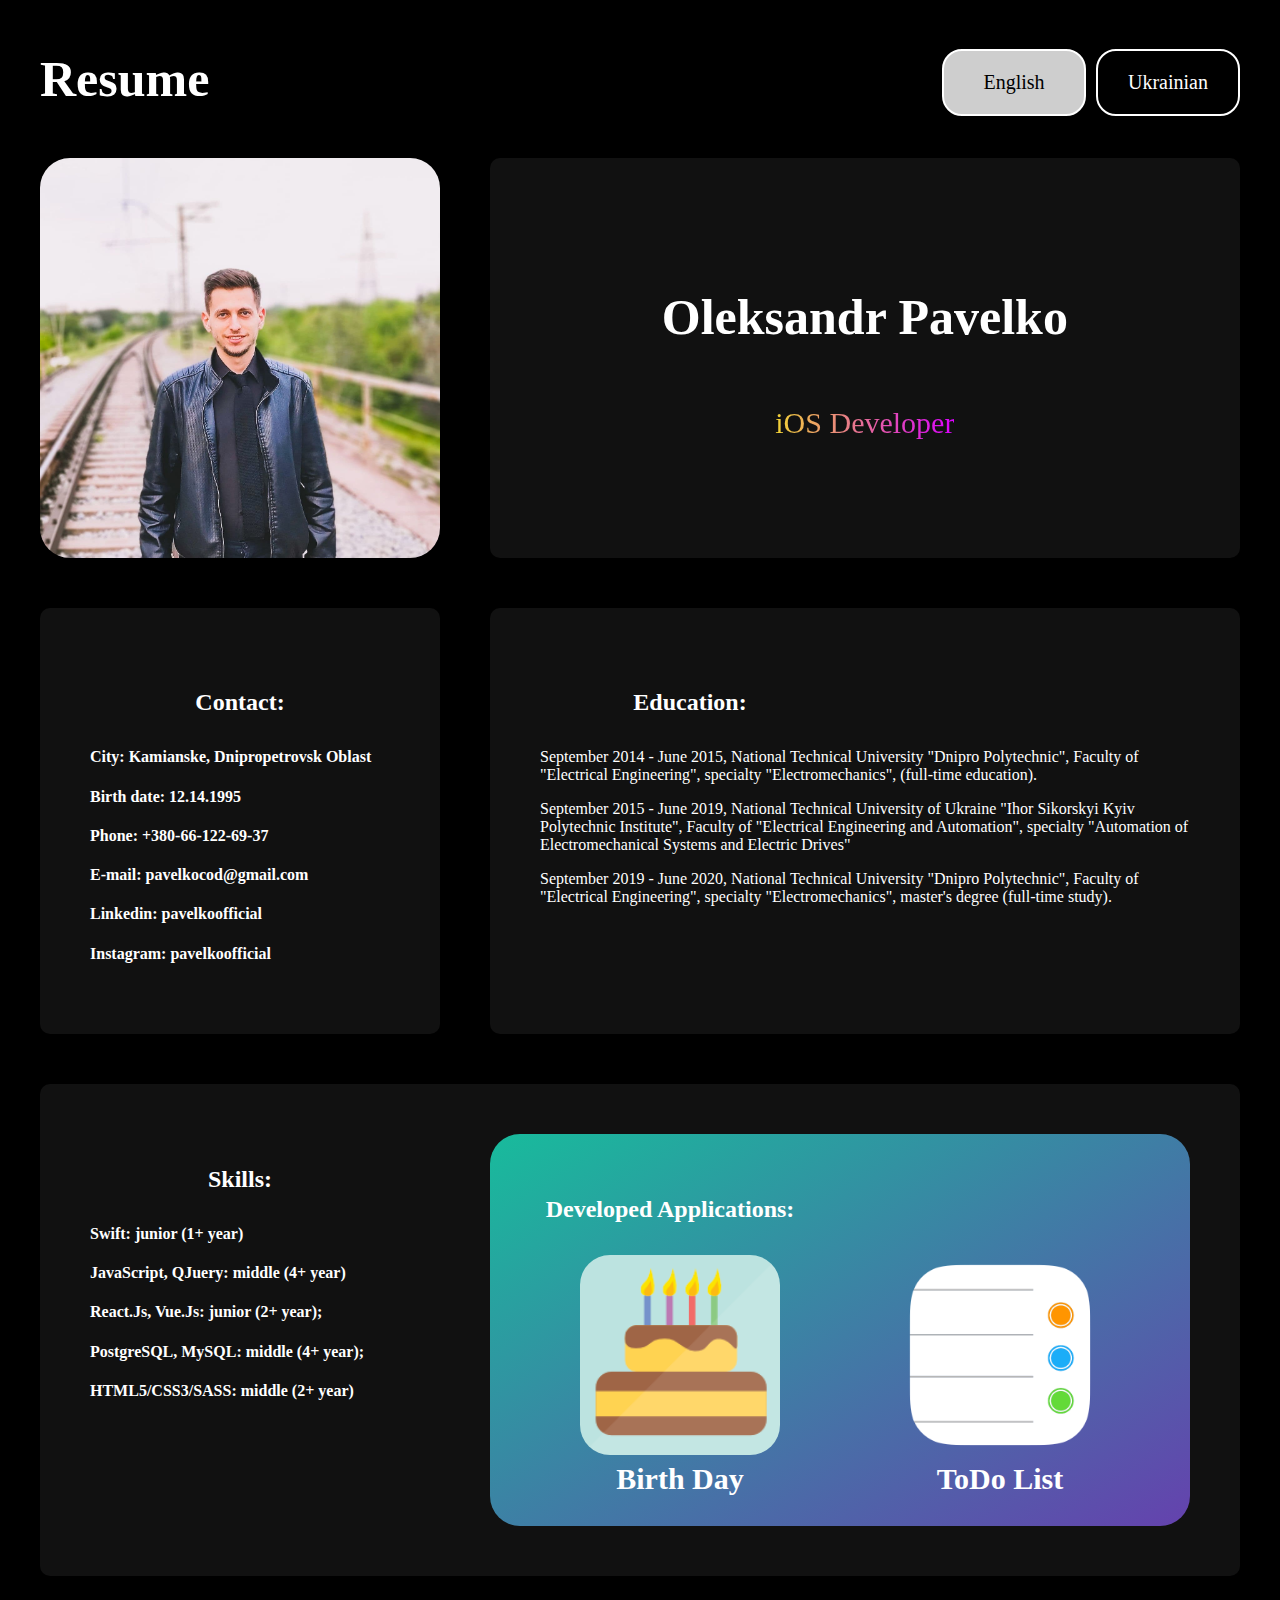
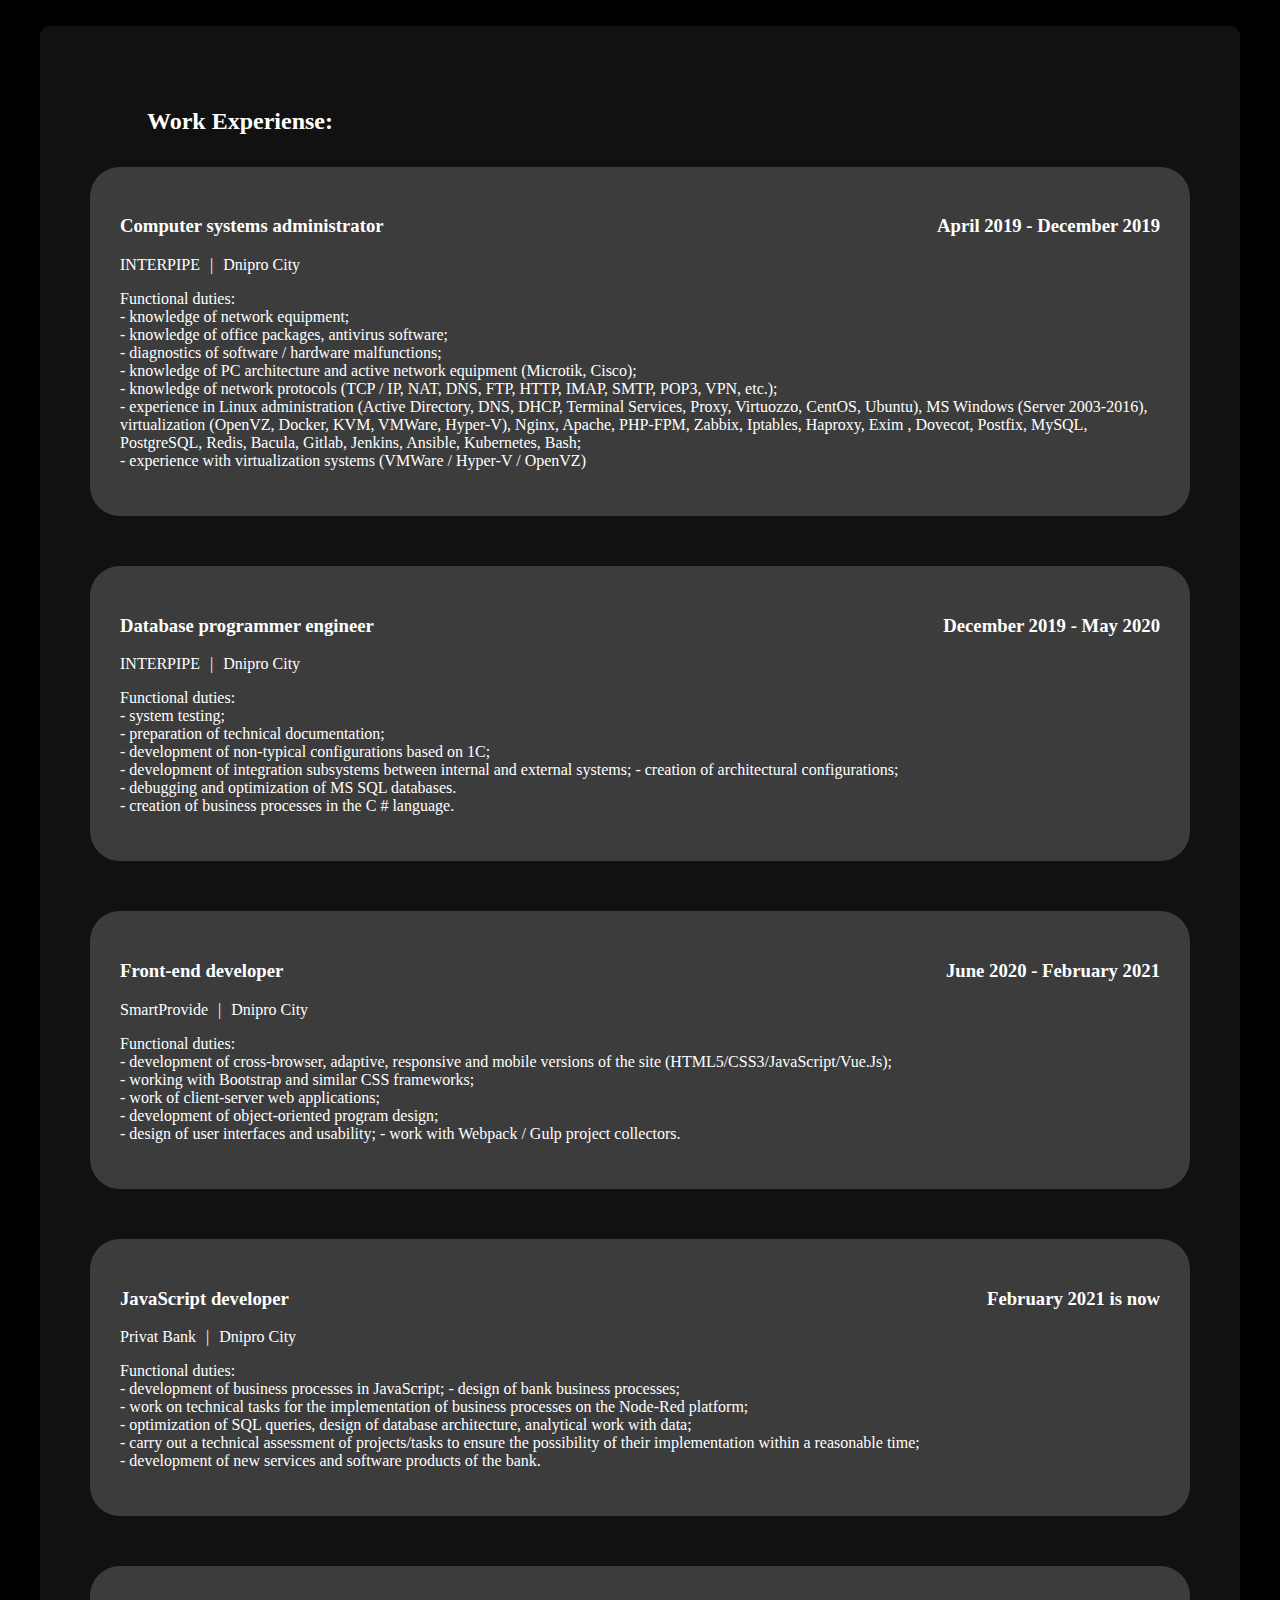
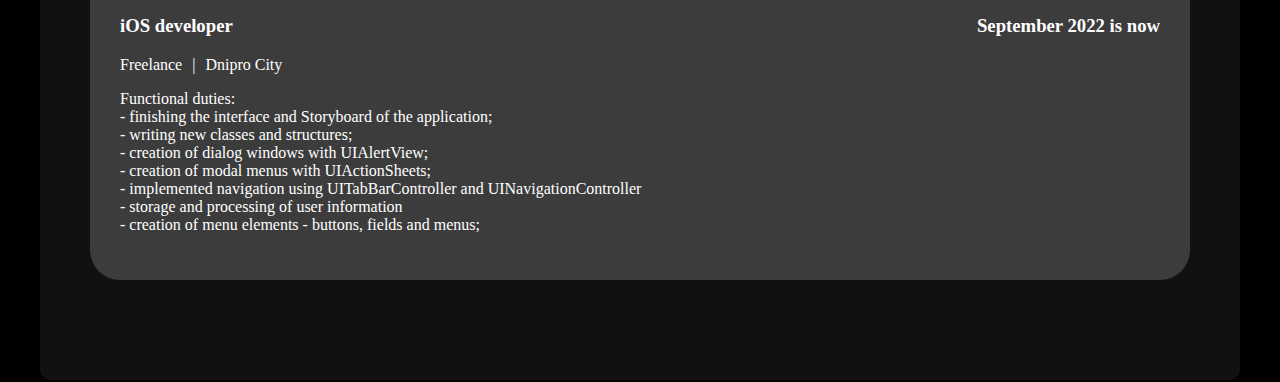
<file: index.html>
<!DOCTYPE html>
<html lang="en">
<head>
    <meta charset="UTF-8">
    <meta name="viewport" content="width=device-width, initial-scale=1.0">
    <link rel="stylesheet" type="text/css" href="css/style.css">
    <title>Resume</title>
</head>
<body>
    <div class="container">
        <div class="header">
            <h2 class="title_resume">Resume</h2>
            <div class="language">
                <a href="index.html"><div class="button_language active">English</div></a>
                <a href="index_ua.html"><div class="button_language">Ukrainian</div></a>
            </div>
        </div>
        
        <div class="main_info">
            <img src="Assets/photo_2020-11-24_13-48-49.jpg" alt="" class="main_info_img">
            <div class="title_resume_text glow-on-hover">
                <h4 class="title_resume_text_name">Oleksandr Pavelko</h4>
                <p class="title_resume_text_position">iOS Developer</p>
            </div>
        </div>
        <div class="information">
            <div class="contact glow-on-hover">
                <h4 class="contact_title">Contact:</h4>
                <h4>City: Kamianske, Dnipropetrovsk Oblast</h4>
                <h4>Birth date: 12.14.1995</h4>
                <h4>Phone: +380-66-122-69-37</h4>
                <h4><a href="mailto:pavelkocod@gmail.com">E-mail: pavelkocod@gmail.com</a></h4>
                <h4><a href="https://www.linkedin.com/in/pavelkoofficial/">Linkedin: pavelkoofficial</a></h4>
                <h4><a href="https://www.instagram.com/pavelkoofficial/">Instagram: pavelkoofficial</a></h4>
            </div>
            <div class="education glow-on-hover">
                <h4 class="contact_title">Education:</h4>
                <p>September 2014 - June 2015, National Technical University "Dnipro Polytechnic", 
                    Faculty of "Electrical Engineering", specialty "Electromechanics", (full-time education).</p>
                <p>September 2015 - June 2019, National Technical University of Ukraine "Ihor Sikorskyi Kyiv Polytechnic 
                    Institute", Faculty of "Electrical Engineering and Automation", specialty "Automation of 
                    Electromechanical Systems and Electric Drives"</p>
                <p>September 2019 - June 2020, National Technical University "Dnipro Polytechnic", Faculty of 
                    "Electrical Engineering", specialty "Electromechanics", master's degree (full-time study).</p>
            </div>
        </div>
        <div class="work">
            <div class="skills glow-on-hover">
                <div class="skills_info">
                    <h4 class="contact_title">Skills:</h4>
                    <h4>Swift: junior (1+ year)</h4>
                    <h4>JavaScript, QJuery: middle (4+ year)</h4>
                    <h4>React.Js, Vue.Js: junior (2+ year);</h4>
                    <h4>PostgreSQL, MySQL: middle (4+ year);</h4>
                    <h4>HTML5/CSS3/SASS: middle (2+ year)</h4>
                </div>
                <div class="dev_app gradient">
                    <h4 class="contact_title">Developed Applications:</h4>
                    <div class="dev_app_arr">
                        <a href="https://github.com/pavelkocod/todo-list.git">
                            <div class="dev_app_card">
                                <img src="Assets/cake@3x.png" alt="Birth Day" class="dev_app_card_img">
                                <h4 class="dev_app_card_title">Birth Day</h4>
                            </div>
                        </a>
                        <a href="https://github.com/pavelkocod/birthday.git">
                            <div class="dev_app_card">
                                <img src="Assets/todo_list.png" alt="Birth Day" class="dev_app_card_img">
                                <h4 class="dev_app_card_title">ToDo List</h4>
                            </div>
                        </a>
                    </div>
                </div>
            </div>
            <div class="work_experiense glow-on-hover">
                <h4 class="contact_title">Work Experiense:</h4>

                <div class="card_work interpipe">
                    <div class="card_header">
                        <h3 class="work_position">Computer systems administrator</h3>
                        <h3 class="work_date">April 2019 - December 2019</h3>
                    </div>
                    <div class="card_body">
                        <div class="company_name">INTERPIPE</div>
                        <div class="mark">|</div>
                        <div class="location">Dnipro City</div>
                    </div>
                    <p class="card_work_description">
                        Functional duties: <br>
                        - knowledge of network equipment;<br>
                        - knowledge of office packages, antivirus software;<br>
                        - diagnostics of software / hardware malfunctions;<br>
                        - knowledge of PC architecture and active network equipment (Microtik,
                        Cisco);<br>
                        - knowledge of network protocols (TCP / IP, NAT, DNS, FTP, HTTP, IMAP,
                        SMTP, POP3, VPN, etc.);<br>
                        - experience in Linux administration (Active Directory, DNS, DHCP, Terminal
                        Services, Proxy, Virtuozzo, CentOS, Ubuntu), MS Windows (Server 2003-2016), 
                        virtualization (OpenVZ, Docker, KVM, VMWare, Hyper-V), Nginx, Apache, 
                        PHP-FPM, Zabbix, Iptables, Haproxy, Exim , Dovecot, Postfix, MySQL, 
                        PostgreSQL, Redis, Bacula, Gitlab, Jenkins, Ansible, Kubernetes, Bash;<br>
                        - experience with virtualization systems (VMWare / Hyper-V / OpenVZ)
                    </p>
                </div>


                <div class="card_work interpipe">
                    <div class="card_header">
                        <h3 class="work_position">Database programmer engineer</h3>
                        <h3 class="work_date">December 2019 - May 2020</h3>
                    </div>
                    <div class="card_body">
                        <div class="company_name">INTERPIPE</div>
                        <div class="mark">|</div>
                        <div class="location">Dnipro City</div>
                    </div>
                    <p class="card_work_description">
                        Functional duties:<br>
                        - system testing;<br>
                        - preparation of technical documentation;<br>
                        - development of non-typical configurations based on 1C;<br>
                        - development of integration subsystems between internal and external systems; - creation of architectural configurations;<br>
                        - debugging and optimization of MS SQL databases.<br>
                        - creation of business processes in the C # language.<br>
                    </p>
                </div>

                <div class="card_work smatrprovide">
                    <div class="card_header">
                        <h3 class="work_position">Front-end developer</h3>
                        <h3 class="work_date">June 2020 - February 2021</h3>
                    </div>
                    <div class="card_body">
                        <div class="company_name">SmartProvide</div>
                        <div class="mark">|</div>
                        <div class="location">Dnipro City</div>
                    </div>
                    <p class="card_work_description">
                        Functional duties:<br>
                        - development of cross-browser, adaptive, responsive and mobile versions of the site (HTML5/CSS3/JavaScript/Vue.Js);<br>
                        - working with Bootstrap and similar CSS frameworks;<br>
                        - work of client-server web applications;<br>
                        - development of object-oriented program design;<br>
                        - design of user interfaces and usability; - work with Webpack / Gulp project collectors.<br>
                    </p>
                </div>

                <div class="card_work privatbank">
                    <div class="card_header">
                        <h3 class="work_position">JavaScript developer</h3>
                        <h3 class="work_date">February 2021 is now</h3>
                    </div>
                    <div class="card_body">
                        <div class="company_name">Privat Bank</div>
                        <div class="mark">|</div>
                        <div class="location">Dnipro City</div>
                    </div>
                    <p class="card_work_description">
                        Functional duties:<br>
                        - development of business processes in JavaScript; - design of bank business processes;<br>
                        - work on technical tasks for the implementation of business processes on the Node-Red platform;<br>
                        - optimization of SQL queries, design of database architecture, analytical work with data;<br>
                        - carry out a technical assessment of projects/tasks to ensure the possibility of their 
                        implementation within a reasonable time;<br>
                        - development of new services and software products of the bank.<br>
                    </p>
                </div>

                <div class="card_work swift">
                    <div class="card_header">
                        <h3 class="work_position">iOS developer</h3>
                        <h3 class="work_date">September 2022 is now</h3>
                    </div>
                    <div class="card_body">
                        <div class="company_name">Freelance</div>
                        <div class="mark">|</div>
                        <div class="location">Dnipro City</div>
                    </div>
                    <p class="card_work_description">
                        Functional duties:<br>
                        - finishing the interface and Storyboard of the application;<br>
                        - writing new classes and structures;<br>
                        - creation of dialog windows with UIAlertView;<br>
                        - creation of modal menus with UIActionSheets;<br>
                        - implemented navigation using UITabBarController and UINavigationController<br>
                        - storage and processing of user information<br>
                        - creation of menu elements - buttons, fields and menus;<br>
                        </p>
                </div>


            </div>
        </div>










    </div>
</body>
</html>
</file>
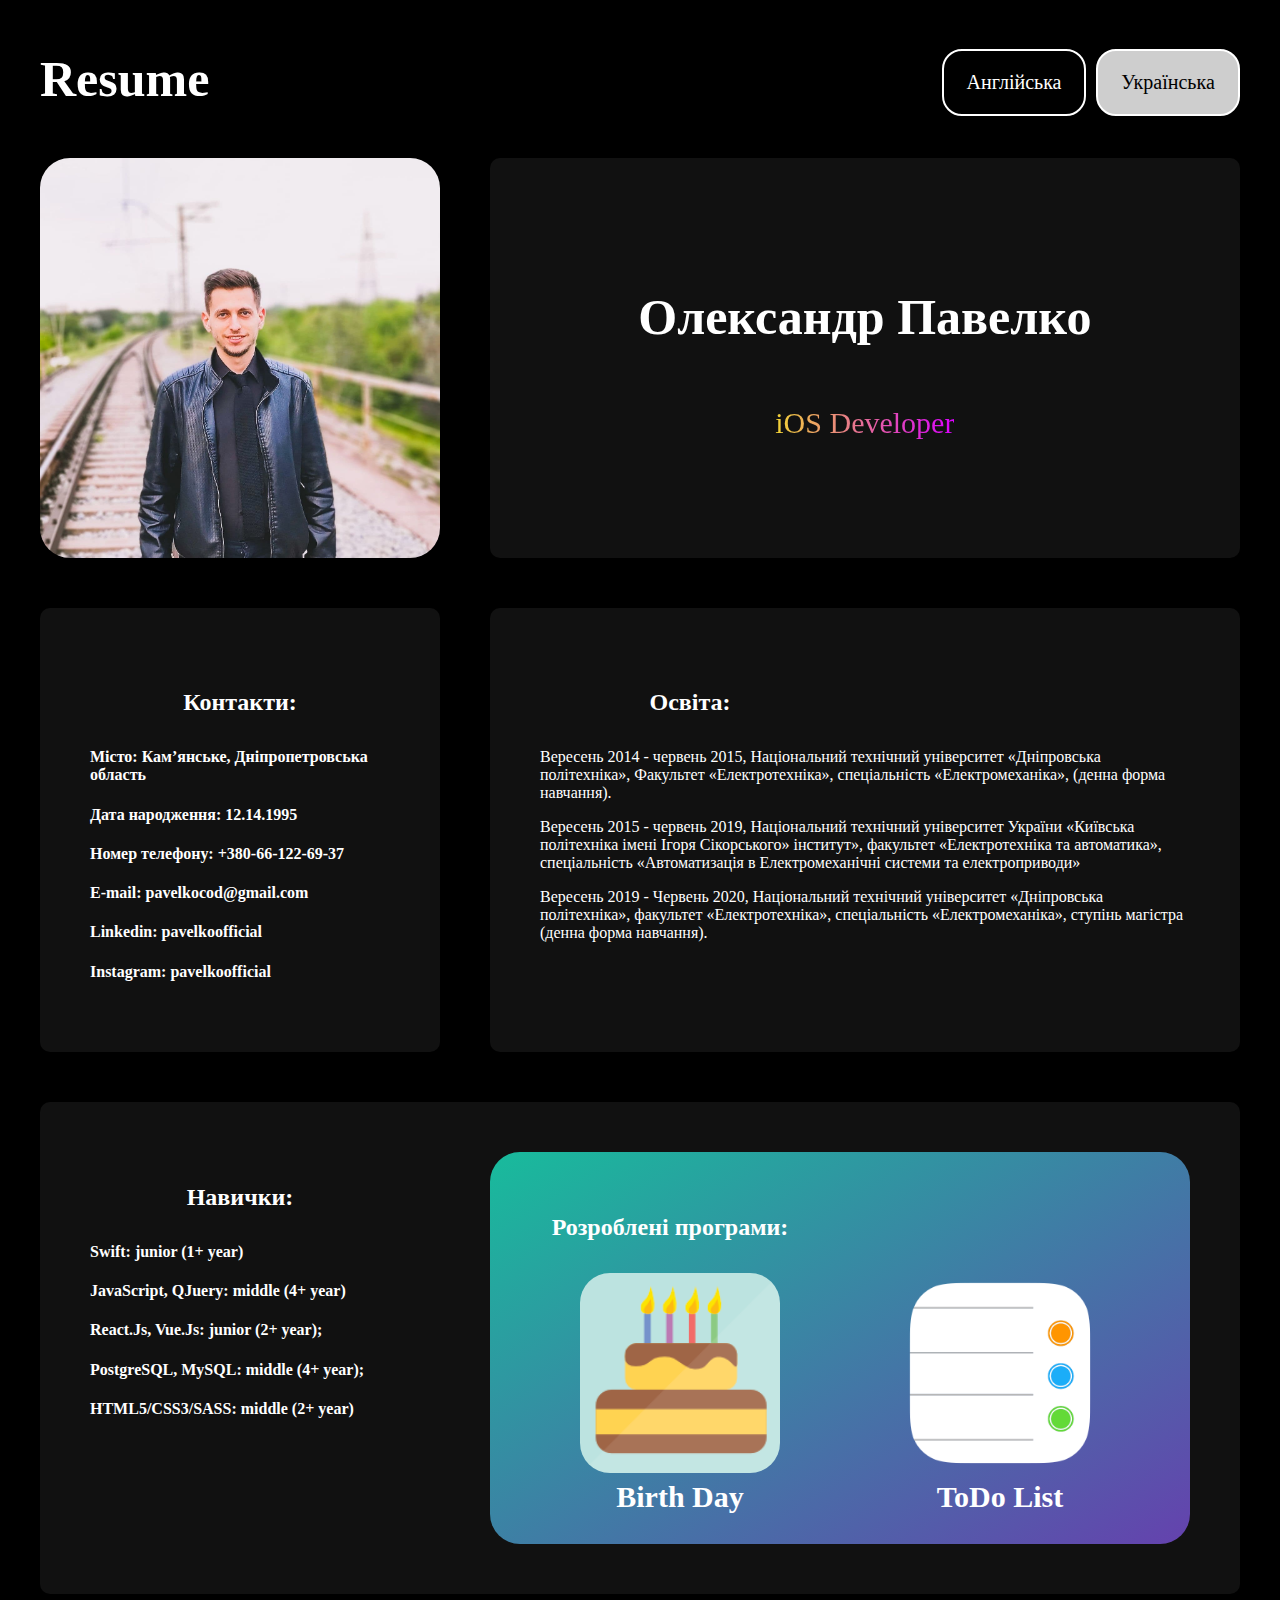
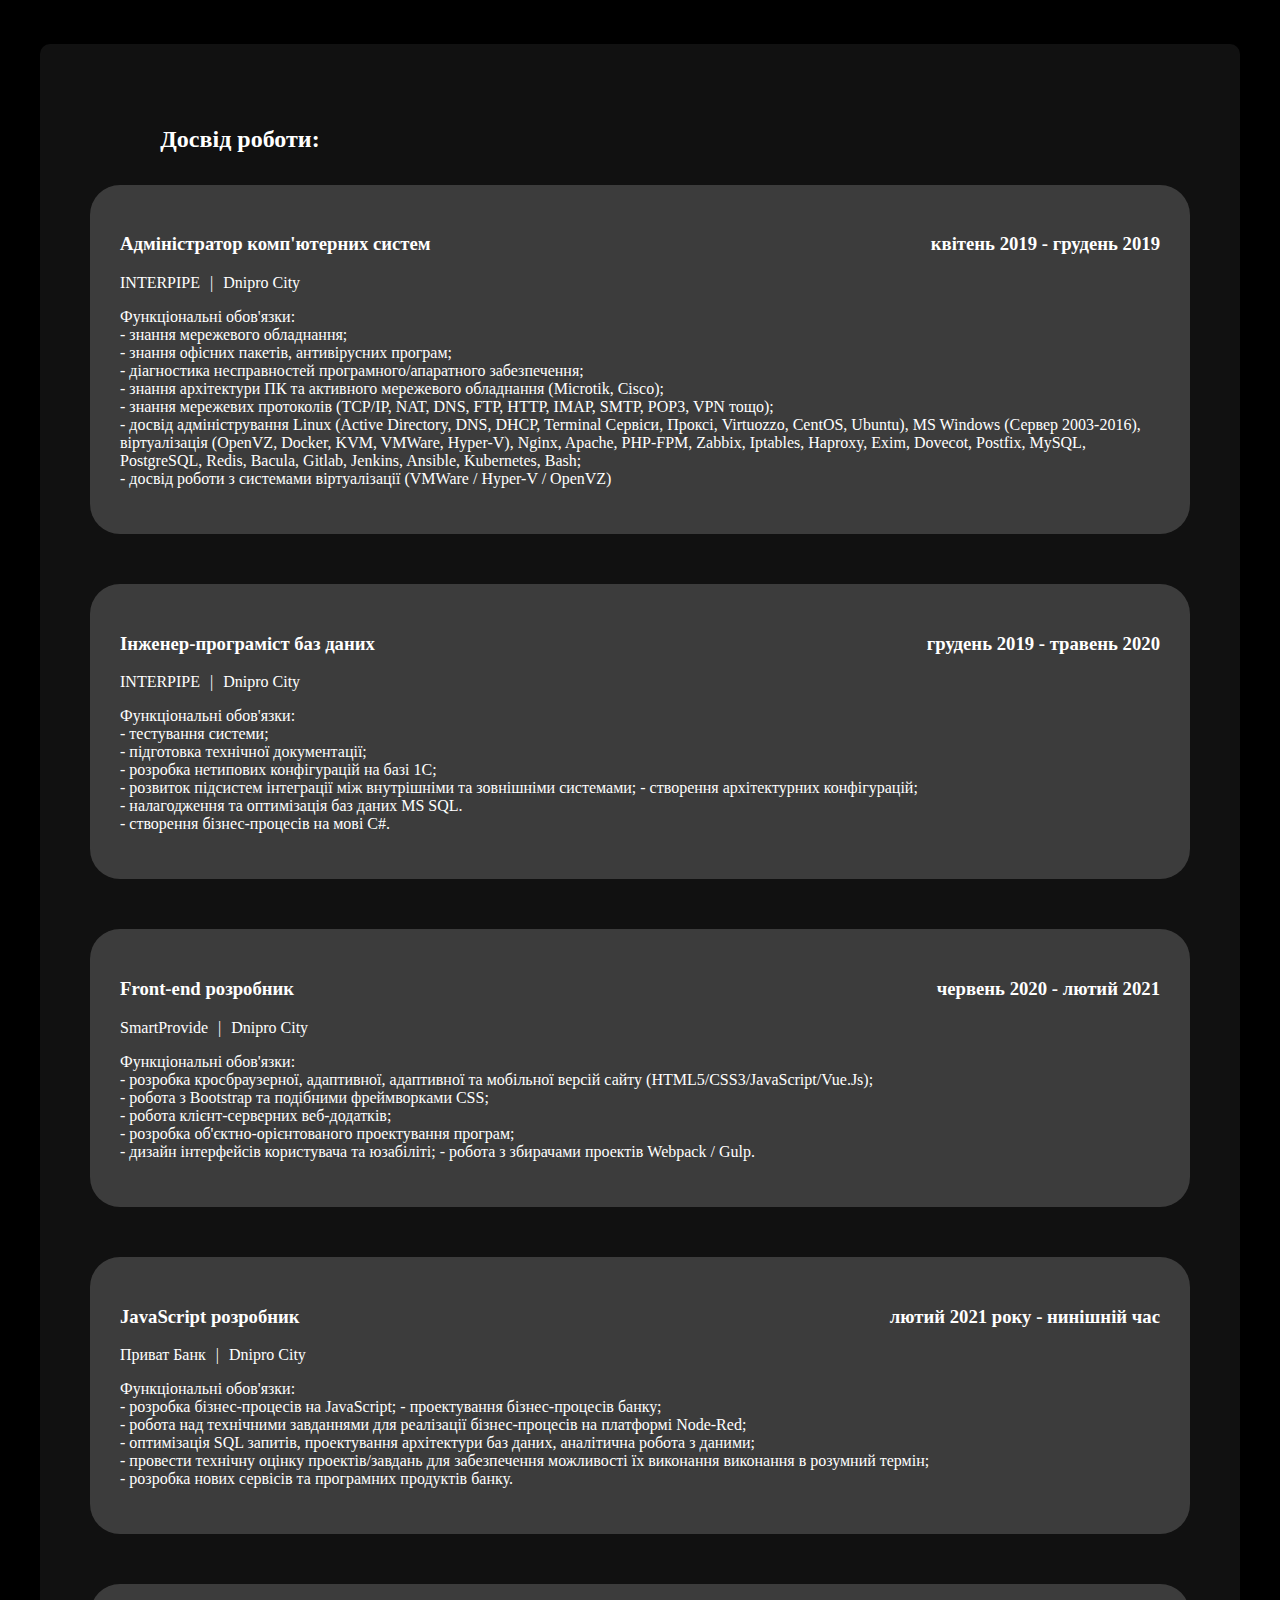
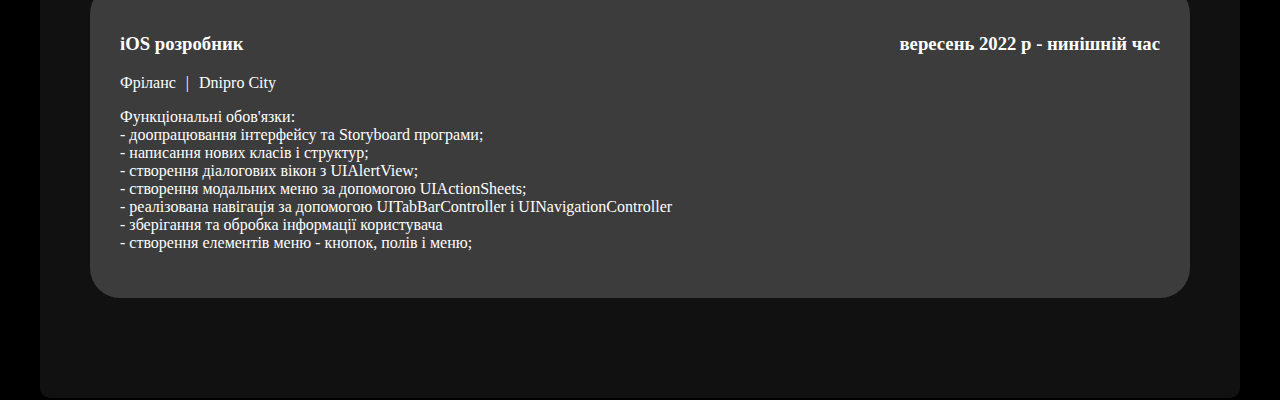
<file: index_ua.html>
<!DOCTYPE html>
<html lang="en">
<head>
    <meta charset="UTF-8">
    <meta name="viewport" content="width=device-width, initial-scale=1.0">
    <link rel="stylesheet" type="text/css" href="css/style.css">
    <title>Resume</title>
</head>
<body>
    <div class="container">
        <div class="header">
            <h2 class="title_resume">Resume</h2>
            <div class="language">
                <a href="index.html"><div class="button_language">Англійська</div></a>
                <a href="index_ua.html"><div class="button_language active">Українська</div></a>
            </div>
        </div>
        
        <div class="main_info">
            <img src="Assets/photo_2020-11-24_13-48-49.jpg" alt="" class="main_info_img">
            <div class="title_resume_text glow-on-hover">
                <h4 class="title_resume_text_name">Олександр Павелко</h4>
                <p class="title_resume_text_position">iOS Developer</p>
            </div>
        </div>
        <div class="information">
            <div class="contact glow-on-hover">
                <h4 class="contact_title">Контакти:</h4>
                <h4>Місто: Кам’янське, Дніпропетровська область</h4>
                <h4>Дата народження: 12.14.1995</h4>
                <h4>Номер телефону: +380-66-122-69-37</h4>
                <h4><a href="mailto:pavelkocod@gmail.com">E-mail: pavelkocod@gmail.com</a></h4>
                <h4><a href="https://www.linkedin.com/in/pavelkoofficial/">Linkedin: pavelkoofficial</a></h4>
                <h4><a href="https://www.instagram.com/pavelkoofficial/">Instagram: pavelkoofficial</a></h4>
            </div>
            <div class="education glow-on-hover">
                <h4 class="contact_title">Освіта:</h4>
                <p>Вересень 2014 - червень 2015, Національний технічний університет «Дніпровська політехніка»,
                    Факультет «Електротехніка», спеціальність «Електромеханіка», (денна форма навчання).</p>
                <p>Вересень 2015 - червень 2019, Національний технічний університет України «Київська політехніка імені Ігоря Сікорського»
                    інститут», факультет «Електротехніка та автоматика», спеціальність «Автоматизація в
                    Електромеханічні системи та електроприводи»</p>
                <p>Вересень 2019 - Червень 2020, Національний технічний університет «Дніпровська політехніка», факультет
                    «Електротехніка», спеціальність «Електромеханіка», ступінь магістра (денна форма навчання).</p>
            </div>
        </div>
        <div class="work">
            <div class="skills glow-on-hover">
                <div class="skills_info">
                    <h4 class="contact_title">Навички:</h4>
                    <h4>Swift: junior (1+ year)</h4>
                    <h4>JavaScript, QJuery: middle (4+ year)</h4>
                    <h4>React.Js, Vue.Js: junior (2+ year);</h4>
                    <h4>PostgreSQL, MySQL: middle (4+ year);</h4>
                    <h4>HTML5/CSS3/SASS: middle (2+ year)</h4>
                </div>
                <div class="dev_app gradient">
                    <h4 class="contact_title">Розроблені програми:</h4>
                    <div class="dev_app_arr">
                        <a href="https://github.com/pavelkocod/todo-list.git">
                            <div class="dev_app_card">
                                <img src="Assets/cake@3x.png" alt="Birth Day" class="dev_app_card_img">
                                <h4 class="dev_app_card_title">Birth Day</h4>
                            </div>
                        </a>
                        <a href="https://github.com/pavelkocod/birthday.git">
                            <div class="dev_app_card">
                                <img src="Assets/todo_list.png" alt="Birth Day" class="dev_app_card_img">
                                <h4 class="dev_app_card_title">ToDo List</h4>
                            </div>
                        </a>
                    </div>
                </div>
            </div>
            <div class="work_experiense glow-on-hover">
                <h4 class="contact_title">Досвід роботи:</h4>

                <div class="card_work interpipe">
                    <div class="card_header">
                        <h3 class="work_position">Адміністратор комп'ютерних систем</h3>
                        <h3 class="work_date">квітень 2019 - грудень 2019</h3>
                    </div>
                    <div class="card_body">
                        <div class="company_name">INTERPIPE</div>
                        <div class="mark">|</div>
                        <div class="location">Dnipro City</div>
                    </div>
                    <p class="card_work_description">
                        Функціональні обов'язки: <br>
                         - знання мережевого обладнання;<br>
                         - знання офісних пакетів, антивірусних програм;<br>
                         - діагностика несправностей програмного/апаратного забезпечення;<br>
                         - знання архітектури ПК та активного мережевого обладнання (Microtik,
                         Cisco);<br>
                         - знання мережевих протоколів (TCP/IP, NAT, DNS, FTP, HTTP, IMAP,
                         SMTP, POP3, VPN тощо);<br>
                         - досвід адміністрування Linux (Active Directory, DNS, DHCP, Terminal
                         Сервіси, Проксі, Virtuozzo, CentOS, Ubuntu), MS Windows (Сервер 2003-2016),
                         віртуалізація (OpenVZ, Docker, KVM, VMWare, Hyper-V), Nginx, Apache,
                         PHP-FPM, Zabbix, Iptables, Haproxy, Exim, Dovecot, Postfix, MySQL,
                         PostgreSQL, Redis, Bacula, Gitlab, Jenkins, Ansible, Kubernetes, Bash;<br>
                         - досвід роботи з системами віртуалізації (VMWare / Hyper-V / OpenVZ)
                    </p>
                </div>


                <div class="card_work interpipe">
                    <div class="card_header">
                        <h3 class="work_position">Інженер-програміст баз даних</h3>
                        <h3 class="work_date">грудень 2019 - травень 2020</h3>
                    </div>
                    <div class="card_body">
                        <div class="company_name">INTERPIPE</div>
                        <div class="mark">|</div>
                        <div class="location">Dnipro City</div>
                    </div>
                    <p class="card_work_description">
                        Функціональні обов'язки:<br>
                        - тестування системи;<br>
                        - підготовка технічної документації;<br>
                        - розробка нетипових конфігурацій на базі 1С;<br>
                        - розвиток підсистем інтеграції між внутрішніми та зовнішніми системами; - створення архітектурних конфігурацій;<br>
                        - налагодження та оптимізація баз даних MS SQL.<br>
                        - створення бізнес-процесів на мові C#.<br>
                    </p>
                </div>

                <div class="card_work smatrprovide">
                    <div class="card_header">
                        <h3 class="work_position">Front-end розробник</h3>
                        <h3 class="work_date">червень 2020 - лютий 2021</h3>
                    </div>
                    <div class="card_body">
                        <div class="company_name">SmartProvide</div>
                        <div class="mark">|</div>
                        <div class="location">Dnipro City</div>
                    </div>
                    <p class="card_work_description">
                        Функціональні обов'язки:<br>
                         - розробка кросбраузерної, адаптивної, адаптивної та мобільної версій сайту (HTML5/CSS3/JavaScript/Vue.Js);<br>
                         - робота з Bootstrap та подібними фреймворками CSS;<br>
                         - робота клієнт-серверних веб-додатків;<br>
                         - розробка об'єктно-орієнтованого проектування програм;<br>
                         - дизайн інтерфейсів користувача та юзабіліті; - робота з збирачами проектів Webpack / Gulp.<br>
                    </p>
                </div>

                <div class="card_work privatbank">
                    <div class="card_header">
                        <h3 class="work_position">JavaScript розробник</h3>
                        <h3 class="work_date">лютий 2021 року - нинішній час</h3>
                    </div>
                    <div class="card_body">
                        <div class="company_name">Приват Банк</div>
                        <div class="mark">|</div>
                        <div class="location">Dnipro City</div>
                    </div>
                    <p class="card_work_description">
                        Функціональні обов'язки:<br>
                         - розробка бізнес-процесів на JavaScript; - проектування бізнес-процесів банку;<br>
                         - робота над технічними завданнями для реалізації бізнес-процесів на платформі Node-Red;<br>
                         - оптимізація SQL запитів, проектування архітектури баз даних, аналітична робота з даними;<br>
                         - провести технічну оцінку проектів/завдань для забезпечення можливості їх виконання
                         виконання в розумний термін;<br>
                         - розробка нових сервісів та програмних продуктів банку.<br>
                    </p>
                </div>

                <div class="card_work swift">
                    <div class="card_header">
                        <h3 class="work_position">iOS розробник</h3>
                        <h3 class="work_date">вересень 2022 р - нинішній час</h3>
                    </div>
                    <div class="card_body">
                        <div class="company_name">Фріланс</div>
                        <div class="mark">|</div>
                        <div class="location">Dnipro City</div>
                    </div>
                    <p class="card_work_description">
                        Функціональні обов'язки:<br>
                         - доопрацювання інтерфейсу та Storyboard програми;<br>
                         - написання нових класів і структур;<br>
                         - створення діалогових вікон з UIAlertView;<br>
                         - створення модальних меню за допомогою UIActionSheets;<br>
                         - реалізована навігація за допомогою UITabBarController і UINavigationController<br>
                         - зберігання та обробка інформації користувача<br>
                         - створення елементів меню - кнопок, полів і меню;<br>
                        </p>
                </div>


            </div>
        </div>










    </div>
</body>
</html>
</file>
<file: css/style.css>
body {
    background-color: #000;
    display: flex;
    justify-content: center;
}
.container {
    width: 1400px;
    height: 500px;
}
.active {
    background-color: #cecece;
    color: #000;
}
.title_resume {
    display: flex;
    justify-content: center;
    color: #fff;
    font-size: 50px;
    margin-bottom: 50px;
}
.header, .language {
    display: flex;
    justify-content: space-between;
    align-items: center;
}
.button_language {
    border: 2px solid #fff;
    width: 100px;
    border-radius: 20px;
    padding: 20px;
    font-size: 20px;
    margin-left: 10px;
    text-align: center;
}
.main_info {
    display: flex;
}
.main_info_img {
    height: 400px;
    width: 400px;
    border-radius: 30px;
}
.title_resume_text {
    text-align: center;
    color: #fff;
    background-color: #32303176; 
    border-radius: 30px;
    width: 100%;
    margin-left: 50px;
    padding-top: 100px;
}
.title_resume_text_name {
    font-size: 50px;
    margin: 30px 0px;
}
.title_resume_text_position {
    font-size: 30px;
    display: inline-block;
    background: -o-linear-gradient(right, #f1d335 0%, #db01ff 50%, #f1d335 100%);
    background: linear-gradient(to left, #f1d335 0%, #db01ff 50%, #f1d335 100%);
    background-clip: text;
    -webkit-background-clip: text;
    -webkit-text-fill-color: transparent;
    background-size: 200%;
    animation: animationGradient 5s linear infinite;
    -webkit-animation: animationGradient 5s linear infinite;
}
@-webkit-keyframes animationGradient {
    0% {
      background-position: -100% 0%;
    }
    100% {
      background-position:  100% 0%;
    }
  }
  
  @keyframes animationGradient {
    0% {
      background-position: -100% 0%;
    }
    100% {
      background-position:  100% 0%;
    }
  }
.information {
    display: flex;
    margin-top: 50px;
}
.contact {
    width: 400px;
    border-radius: 30px;
    background-color: #32303176;
    color: #fff;
    padding: 50px;
}
.education {
    background-color: #32303176; 
    border-radius: 30px;
    width: 100%;
    margin-left: 50px;
    color: #fff;
    padding: 50px;
}
p.education {
    font-size: 30px;
}
.contact_title {
    text-align: center;
    color: #fff;
    font-size: 24px;
    width: 300px;
}
a {
    color: #fff;
    text-decoration: none;
}
.card_work {
    border-radius: 30px;
    padding: 30px;
    background-color: rgba(84, 84, 84, 0.642);
    margin-bottom: 50px;
}
.card_header {
    display: flex;
    justify-content: space-between;
}
.card_body {
    display: flex;
}
.mark {
    margin: 0px 10px;
}
.skills {
    display: flex;
    justify-content: flex-start;
    border-radius: 30px;
    background-color: #32303176;
    color: #fff;
    padding: 50px;
    margin: 50px 0px;
}
.skills_info {
    margin-right: 100px;
}
.work_experiense {
    background-color: #32303176; 
    border-radius: 30px;
    color: #fff;
    padding: 50px;
}
.dev_app {
    border-radius: 30px;
    padding: 30px;
    background-color: rgba(84, 84, 84, 0.642);
    height: 100%;
    width: 65%;
}


.gradient {
    /* height: 300px; */
    width: 100%; 
    background: linear-gradient(149deg, rgba(24,187,156,1) 0%, rgba(106,57,175,1) 42%, rgba(187,24,148,1) 72%, rgba(115,53,134,1) 100%);
    animation: gradient 10s infinite linear; 
    background-size: 400%; 
}

@keyframes gradient {
    0% {
        background-position: 80% 0%;
    }
    50% {
        background-position: 20% 100%;
    }
    100% {
        background-position: 80% 0%;
    }
}
/* .glow-on-hover {
    border: none;
    outline: none;
    color: #fff;
    background: #111;
    cursor: pointer;
    position: relative;
    z-index: 0;
    border-radius: 10px;
} */

.glow-on-hover {
    position: relative;
    z-index: 0;
}

.glow-on-hover:before {
    content: '';
    background: linear-gradient(45deg, #ff0000, #ff7300, #fffb00, #48ff00, #00ffd5, #002bff, #7a00ff, #ff00c8, #ff0000);
    position: absolute;
    top: -2px;
    left:-2px;
    background-size: 400%;
    z-index: -1;
    filter: blur(5px);
    width: calc(100% + 4px);
    height: calc(100% + 4px);
    animation: glowing 20s linear infinite;
    opacity: 0;
    transition: opacity .3s ease-in-out;
    border-radius: 10px;
}

/* .glow-on-hover:active {
    color: #000
} */

.glow-on-hover:active:after {
    background: transparent;
}

.glow-on-hover:hover:before {
    opacity: 1;
}

.glow-on-hover:after {
    z-index: -1;
    content: '';
    position: absolute;
    width: 100%;
    height: 100%;
    background: #111;
    left: 0;
    top: 0;
    border-radius: 10px;
}

@keyframes glowing {
    0% { background-position: 0 0; }
    50% { background-position: 400% 0; }
    100% { background-position: 0 0; }
}
.interpipe:hover {
    background-color: #b1a200;
}
.smatrprovide:hover {
    background-color: #1b0054;
}
.privatbank:hover {
    background-color: #075400;
}

.swift:hover {
    background-color: #9c4100;
}
.dev_app_card {
    text-align: center;
    font-size: 30px;
}
.dev_app_card_img {
    border-radius: 30px;
    width: 200px;
}
.dev_app_card_title {
    margin: 0;
}
.dev_app_arr {
    display: flex;
    justify-content:space-around;
}

@media (max-width: 1450px) {
    .container {
        width: 1200px;
    }
}
@media (max-width: 1250px) {
    .container {
        width: 1000px;
    }
}
@media (max-width: 1050px) {
    .container {
        width: 800px;
    }
    .main_info {
        display: block;
        text-align: center;
    }
    .title_resume_text {
        margin-left: 0;
        margin-top: 50px;
    }
    .contact {
        width: 200px;
    }
    .contact_title {
        text-align: left;
    }
    .skills {
        display: block;
    }
    .dev_app {
        width: 90%;
        margin-top: 40px;
    }
}
@media (max-width: 850px) {
    .container {
        width: 600px;
    }
    .information {
        display: block;
    }
    .contact {
        width: 83%;
        margin-bottom: 50px;
    }
    .education {
        margin-left: 0;
        width: 83%;
    }
}
@media (max-width: 650px) {
    .container {
        width: 400px;
    }
    .header {
        display: block;
        margin-bottom: 15px;
    }
    .title_resume {
        margin-bottom: 5px;
    }
    .dev_app_arr {
        display: block;
    }
    .dev_app {
        width: 80%
    }
}
@media (max-width: 450px) {
    .container {
        width: 350px;
    }
    .title_resume_text {
        width: 100%;
        padding-top: 5px;
    }
    .information {
        width: 100%;
    }
    .work {
        width: 100%;
    }
    .main_info {
        width: 100%;
    }
    .main_info_img {
        height: 350px;
    }
    .main_info_img {
        width: 100%;
    }
    .contact {
        width: 72%;
    }
    .education {
        width: 72%;
    }
    .work_experiense {
        padding: 10px 0px;
    }
    .contact_title {
        margin-left: 15px;
        width: 100%;
    }
}
/* background-color: #32303176; 
border-radius: 30px; */
</file>
